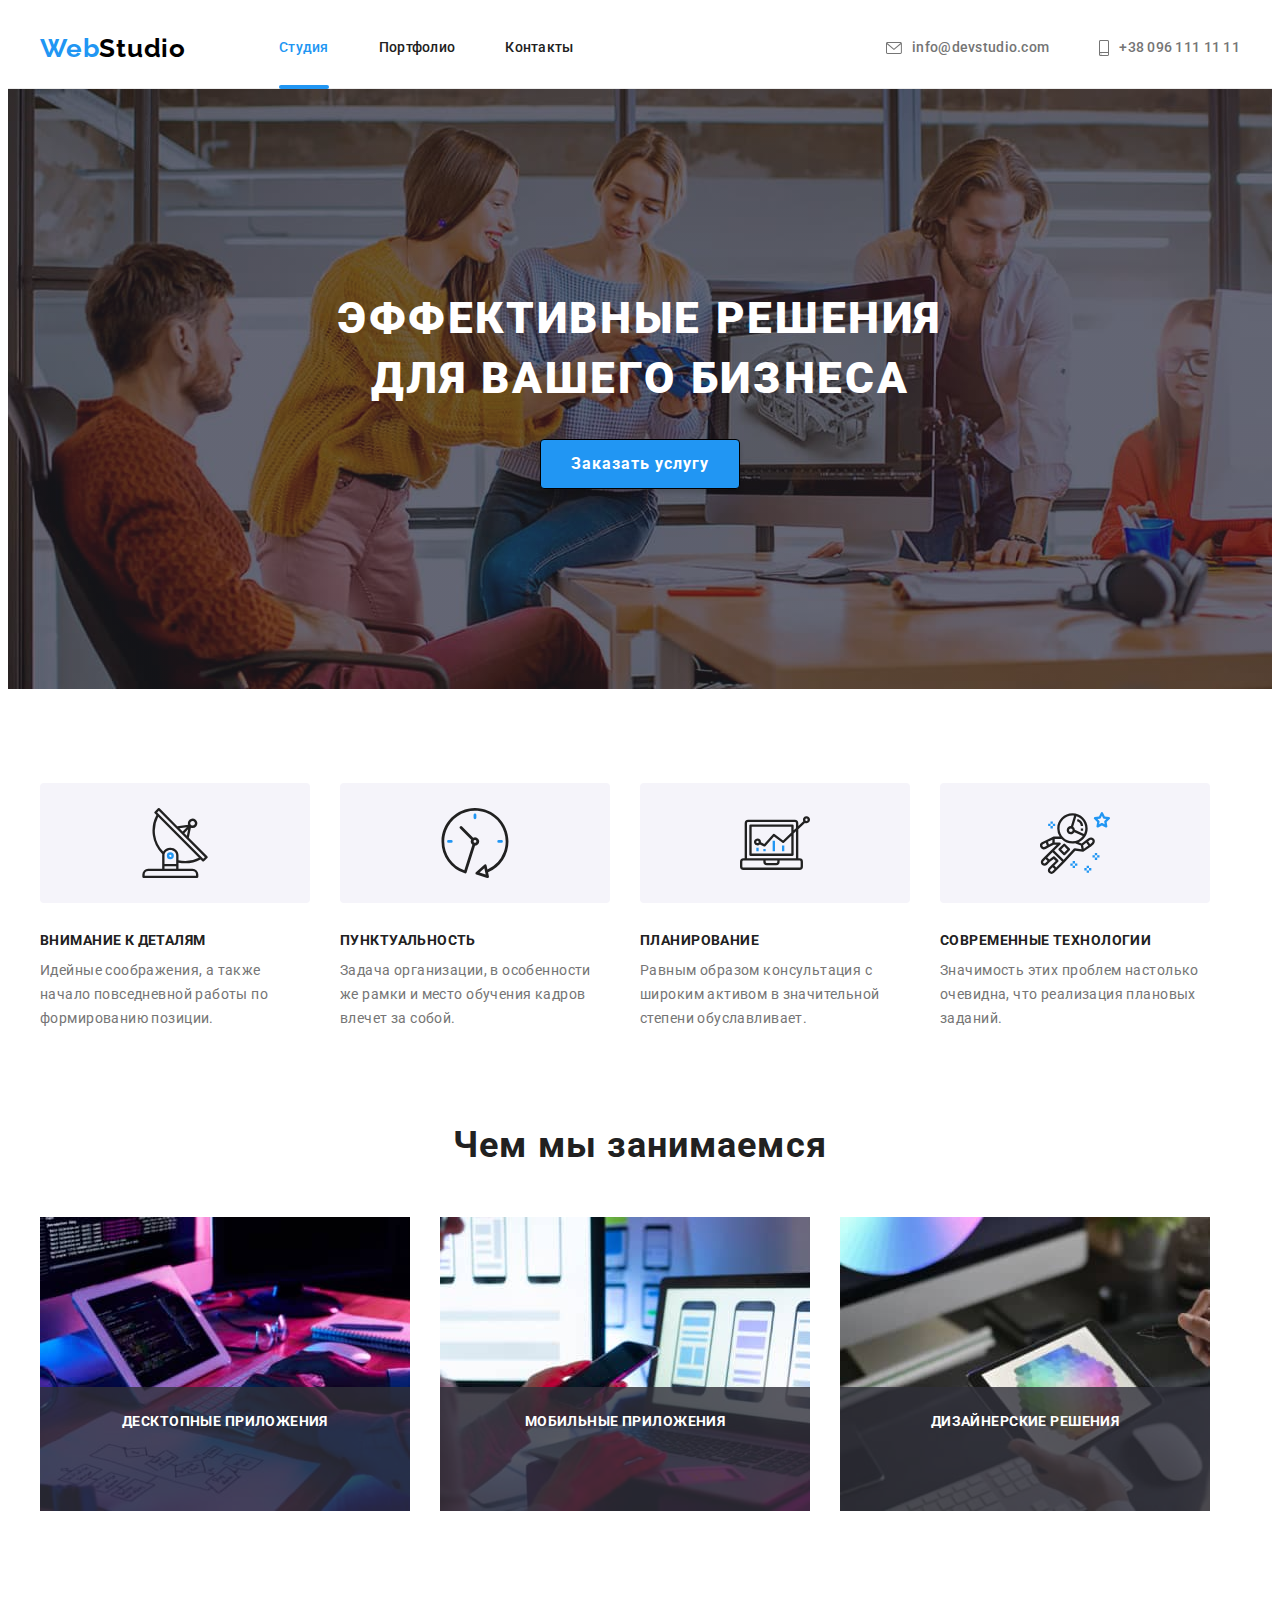
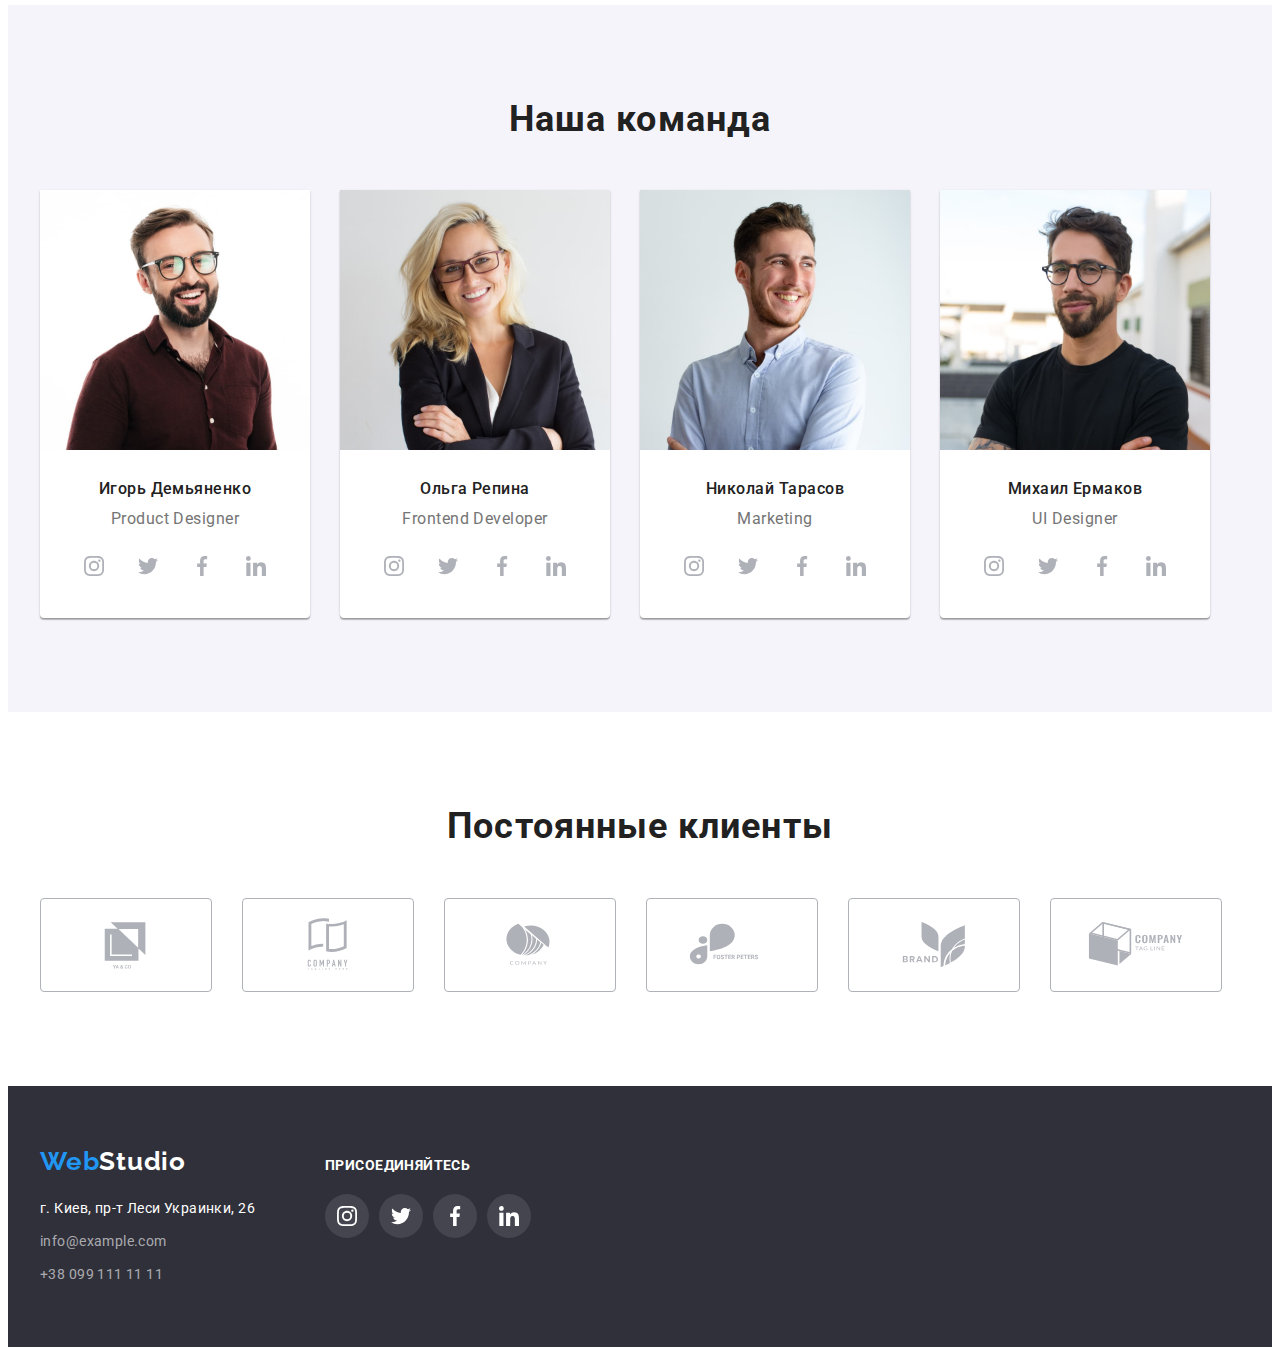
<file: index.html>
<!DOCTYPE html>
<html lang="ru">
<head>
    <meta charset="UTF-8">
    <meta http-equiv="X-UA-Compatible" content="IE=edge">
    <meta name="viewport" content="width=device-width, initial-scale=1.0">
    <title>Web Studio (Version 2.1)</title>
    <link rel="preconnect" href="https://fonts.googleapis.com">
    <link rel="preconnect" href="https://fonts.gstatic.com" crossorigin>
    <link href="https://fonts.googleapis.com/css2?family=Raleway:wght@700&family=Roboto:wght@400;500;700;900&display=swap"
          rel="stylesheet">
    <link rel="stylesheet" href="https://cdnjs.cloudflare.com/ajax/libs/modern-normalize/1.1.0/modern-normalize.min.css"
        integrity="sha512-wpPYUAdjBVSE4KJnH1VR1HeZfpl1ub8YT/NKx4PuQ5NmX2tKuGu6U/JRp5y+Y8XG2tV+wKQpNHVUX03MfMFn9Q=="
        crossorigin="anonymous" referrerpolicy="no-referrer" />
    <link rel="stylesheet" href="./css/styles.css">
</head>
<body>
   <!-- Header -->
    <header class="header">
        <div class="header-container">
            <a class="logo" href="./index.html"><span class="logo-accent">Web</span>Studio</a>
            <nav class="navigation">
                <ul class="navigation-list">
                    <li class="navigation-item"><a class="navigation-link current" href="./index.html ">Студия</a></li>
                    <li class="navigation-item"><a class="navigation-link" href="./portfolio.html">Портфолио</a></li>
                    <li class="navigation-item"><a class="navigation-link" href="./index.html">Контакты</a></li>
                </ul>
            </nav>
            <ul class="contact">
                <li class="contact-item">
                    <a class="contact-link" href="mailto:info@devstudio.com">
                        <svg class="contact-icon" width="16" height="12">
                            <use href="./images/icons.svg#icon-envelope"></use>
                        </svg>info@devstudio.com</a>
                </li>
                <li class="contact-item"><a class="contact-link" href="tel:+380961111111">
                    <svg class="contact-icon" width="10" height="16">
                        <use href="./images/icons.svg#icon-smartphone"></use>
                    </svg>+38 096 111 11 11</a></li>
            </ul>
        </div>
    </header>
    <main>
        <!-- Hero -->
        <section class="hero">
            <div class="hero-container">
                <h1 class="hero-title">Эффективные решения для  вашего бизнеса</h1>
                <button class="hero-btn" type="button" data-modal-open>Заказать услугу</button>
            </div>

        </section>
        <!-- Benefits -->
        <section class="benefits">
            <div class="benefits-conteiner">
                <h2 class="benefits-title visually-hidden">Наши преимушества</h2>
                <ul class="benefits-list">
                    <li class="benefits-item">
                        <div class="thumb">
                            <svg class="benefits-icon" width="70" height="70">
                                <use href="./images/benefits-icon.svg#icon-antenna-1"></use>
                            </svg>
                        </div>
                        <h3 class="benefits-subtitle">Внимание к деталям</h3>
                        <p class="benefits-text">Идейные соображения, а также начало повседневной работы по формированию позиции.</p>
                    </li>
                    <li class="benefits-item">
                        <div class="thumb">
                            <svg class="benefits-icon" width="70" height="70">
                                <use href="./images/benefits-icon.svg#icon-clock"></use>
                            </svg>
                        </div>
                        <h3 class="benefits-subtitle">Пунктуальность</h3>
                        <p class="benefits-text">Задача организации, в особенности же рамки и место обучения кадров влечет за собой.</p>
                    </li>
                    <li class="benefits-item">
                        <div class="thumb">
                            <svg class="benefits-icon" width="70" height="70">
                                <use href="./images/benefits-icon.svg#icon-diagram"></use>
                            </svg>
                        </div>
                        <h3 class="benefits-subtitle">Планирование</h3>
                        <p class="benefits-text">Равным образом консультация с широким активом в значительной степени обуславливает.</p>
                    </li>
                    <li class="benefits-item">
                        <div class="thumb">
                            <svg class="benefits-icon" width="70" height="70">
                                <use href="./images/benefits-icon.svg#icon-astronaut"></use>
                            </svg>
                        </div>
                        <h3 class="benefits-subtitle">Современные технологии</h3>
                        <p class="benefits-text">Значимость этих проблем настолько очевидна, что реализация плановых заданий.</p>
                    </li>
                </ul>
            </div>
        </section>
        <!-- What we do -->
        <section class="works">
            <div class="work-contanier">
                <h2 class="works-title">Чем мы занимаемся</h2>
                <ul class="works-list">
                    <li class="works-item">
                        <img src="./images/section-work-img-1.jpg" alt="Програмирование" width="370" height="294">
                        <div class="works-overlay">
                            <h3 class="works-text">Десктопные приложения</h3>
                        </div>
                    </li>
                    <li class="works-item">
                        <img src="./images/section-work-img-2.jpg" alt="Разработка мобильных преложений" width="370" height="294">
                        <div class="works-overlay">
                            <h3 class="works-text">Мобильные приложения</h3>
                        </div>
                    </li>
                    <li class="works-item">
                        <img src="./images/section-work-img-3.jpg" alt="Веб-дизайн" width="370" height="294">
                        <div class="works-overlay">
                            <h3 class="works-text">Дизайнерские решения</h3>
                        </div>
                    </li>
                </ul>
            </div>
        </section>
        <!-- Our team -->
        <section class="team">
            <div class="team-container">
                <h2 class="team-title">Наша команда</h2>
                <ul class="team-list">
                    <li class="team-item">
                        <img src="./images/section-team-img-1.jpg" alt="Фотография Игоря Демьяненко" width="270" height="260">
                            <div class="team-content">
                                <h3 class="team-subtitle">Игорь Демьяненко</h3>
                                <p class="team-text">Product Designer</p>
                                <ul class="socials-list">
                                    <li class="social-item">
                                        <a class="social-link" href="./index.html" aria-label="иконка Instagram">
                                            <svg class="social-icon" width="20" height="20">
                                                <use href="./images/icons.svg#icon-instagram"></use>
                                            </svg>
                                        </a></li>
                                    <li class="social-item">
                                        <a class="social-link" href="./index.html" aria-label="иконка Twitter">
                                            <svg class="social-icon" width="20" height="20">
                                                <use href="./images/icons.svg#icon-twitter"></use>
                                            </svg>
                                        </a></li>
                                    <li class="social-item">
                                        <a class="social-link" href="./index.html" aria-label="иконка Facebook">
                                            <svg class="social-icon" width="20" height="20">
                                                <use href="./images/icons.svg#icon-facebook"></use>
                                            </svg>
                                        </a></li>
                                    <li class="social-item">
                                        <a class="social-link" href="./index.html" aria-label="иконка LinkedIn">
                                            <svg class="social-icon" width="20" height="20">
                                                <use href="./images/icons.svg#icon-linkedin"></use>
                                            </svg>
                                        </a></li>
                                </ul>
                            </div>
                    </li>
                    <li class="team-item">
                        <img src="./images/section-team-img-2.jpg" alt="Фотография Ольги Репиной" width="270" height="260">
                            <div class="team-content">
                                <h3 class="team-subtitle">Ольга Репина</h3>
                                <p class="team-text">Frontend Developer</p>
                                <ul class="socials-list">
                                    <li class="social-item">
                                        <a class="social-link" href="./index.html" aria-label="иконка Instagram">
                                            <svg class="social-icon" width="20" height="20">
                                                <use href="./images/icons.svg#icon-instagram"></use>
                                            </svg>
                                        </a>
                                    </li>
                                    <li class="social-item">
                                        <a class="social-link" href="./index.html" aria-label="иконка Twitter">
                                            <svg class="social-icon" width="20" height="20">
                                                <use href="./images/icons.svg#icon-twitter"></use>
                                            </svg>
                                        </a>
                                    </li>
                                    <li class="social-item">
                                        <a class="social-link" href="./index.html" aria-label="иконка Facebook">
                                            <svg class="social-icon" width="20" height="20">
                                                <use href="./images/icons.svg#icon-facebook"></use>
                                            </svg>
                                        </a>
                                    </li>
                                    <li class="social-item">
                                        <a class="social-link" href="./index.html" aria-label="иконка LinkedIn">
                                            <svg class="social-icon" width="20" height="20">
                                                <use href="./images/icons.svg#icon-linkedin"></use>
                                            </svg>
                                        </a>
                                    </li>
                                </ul>
                            </div>
                    </li>
                    <li class="team-item">
                        <img src="./images/section-team-img-3.jpg" alt="Фотография Николая Тарасова" width="270" height="260">
                            <div class="team-content">
                                <h3 class="team-subtitle">Николай Тарасов</h3>
                                <p class="team-text">Marketing</p>
                                <ul class="socials-list">
                                    <li class="social-item">
                                        <a class="social-link" href="./index.html" aria-label="иконка Instagram">
                                            <svg class="social-icon" width="20" height="20">
                                                <use href="./images/icons.svg#icon-instagram"></use>
                                            </svg>
                                        </a>
                                    </li>
                                    <li class="social-item">
                                        <a class="social-link" href="./index.html" aria-label="иконка Twitter">
                                            <svg class="social-icon" width="20" height="20">
                                                <use href="./images/icons.svg#icon-twitter"></use>
                                            </svg>
                                        </a>
                                    </li>
                                    <li class="social-item">
                                        <a class="social-link" href="./index.html" aria-label="иконка Facebook">
                                            <svg class="social-icon" width="20" height="20">
                                                <use href="./images/icons.svg#icon-facebook"></use>
                                            </svg>
                                        </a>
                                    </li>
                                    <li class="social-item">
                                        <a class="social-link" href="./index.html" aria-label="иконка LinkedIn">
                                            <svg class="social-icon" width="20" height="20">
                                                <use href="./images/icons.svg#icon-linkedin"></use>
                                            </svg>
                                        </a>
                                    </li>
                                </ul>
                        </div>
                    </li>
                    <li class="team-item">
                        <img src="./images/section-team-img-4.jpg" alt="Фотография Михаила Ермакова" width="270" height="260">
                            <div class="team-content">
                                <h3 class="team-subtitle">Михаил Ермаков</h3>
                                <p class="team-text">UI Designer</p>
                                <ul class="socials-list">
                                    <li class="social-item">
                                        <a class="social-link" href="./index.html" aria-label="иконка Instagram">
                                            <svg class="social-icon" width="20" height="20">
                                                <use href="./images/icons.svg#icon-instagram"></use>
                                            </svg>
                                        </a>
                                    </li>
                                    <li class="social-item">
                                        <a class="social-link" href="./index.html" aria-label="иконка Twitter">
                                            <svg class="social-icon" width="20" height="20">
                                                <use href="./images/icons.svg#icon-twitter"></use>
                                            </svg>
                                        </a>
                                    </li>
                                    <li class="social-item">
                                        <a class="social-link" href="./index.html" aria-label="иконка Facebook">
                                            <svg class="social-icon" width="20" height="20">
                                                <use href="./images/icons.svg#icon-facebook"></use>
                                            </svg>
                                        </a>
                                    </li>
                                    <li class="social-item">
                                        <a class="social-link" href="./index.html" aria-label="иконка LinkedIn">
                                            <svg class="social-icon" width="20" height="20">
                                                <use href="./images/icons.svg#icon-linkedin"></use>
                                            </svg>
                                        </a>
                                    </li>
                                </ul>
                            </div>
                    </li>
                </ul>
            </div>
        </section>
        <!-- Clients -->
        <section class="clients">
            <div class="clients-container">
                <h2 class="clients-title">Постоянные клиенты</h2>
                <ul class="clients-list">
                    <li class="clients-item">
                        <a class="clients-link" href="./index.html">
                            <svg class="clients-icon" width="106" height="60">
                                <use href="./images/icons.svg#icon-Client-1"></use>
                            </svg>
                        </a></li>
                    <li class="clients-item">
                        <a class="clients-link" href="./index.html">
                             <svg class="clients-icon" width="106" height="60">
                                <use href="./images/icons.svg#icon-Client-2"></use>
                            </svg>
                        </a></li>
                    <li class="clients-item">
                        <a class="clients-link" href="./index.html">
                             <svg class="clients-icon" width="106" height="60">
                                <use href="./images/icons.svg#icon-Client-3"></use>
                            </svg>
                        </a></li>
                    <li class="clients-item">
                        <a class="clients-link" href="./index.html">
                             <svg class="clients-icon" width="106" height="60">
                                <use href="./images/icons.svg#icon-Client-4"></use>
                            </svg>
                        </a></li>
                    <li class="clients-item">
                        <a class="clients-link" href="./index.html">
                             <svg class="clients-icon" width="106" height="60">
                                <use href="./images/icons.svg#icon-Client-5"></use>
                            </svg>
                        </a></li>
                    <li class="clients-item">
                        <a class="clients-link" href="./index.html">
                             <svg class="clients-icon" width="106" height="60">
                                <use href="./images/icons.svg#icon-Client-6"></use>
                            </svg>
                        </a></li>
                </ul>
            </div>
        </section>
        <div class="backdrop is-hidden" data-modal>
            <div class="modal">
                <button class="btn-close" data-modal-close>
                    <svg class="btn-close-icon" width="11" height="11">
                        <use href="./images/icons.svg#icon-close-btn"></use>
                    </svg>
                </button>
            </div>
        </div>
    </main>
    <!-- Footer -->
    <footer class="footer">
        <div class="footer-container">
            <div class="footer-content">
            <a class="logo" href="./index.html"><span class="logo-accent">Web</span>Studio</a>
            <address class="address">
                <ul class="address-list">
                    <li class="address-item"><a class="address-link map" href="https://goo.gl/maps/YhkQZhRq1PfooUT18">г. Киев, пр-т
                            Леси Украинки, 26</a> </li>
                    <li class="address-item"><a class="address-link" href="mailto:info@example.com">info@example.com</a></li>
                    <li class="address-item"><a class="address-link" href="tel:+380991111111">+38 099 111 11 11</a></li>
                </ul>
            </address>
            </div>
            <div class="join">
                <h3 class="join-title">присоединяйтесь</h3>
                <ul class="socials-list-footer">
                    <li class="social-item-footer">
                        <a class="social-link-footer" href="./index.html" aria-label="иконка Instagram">
                            <svg class="social-icon-footer" width="20" height="20">
                                <use href="./images/icons.svg#icon-instagram"></use>
                            </svg>
                        </a>
                    </li>
                    <li class="social-item-footer">
                        <a class="social-link-footer" href="./index.html" aria-label="иконка Twitter">
                            <svg class="social-icon-footer" width="20" height="20">
                                <use href="./images/icons.svg#icon-twitter"></use>
                            </svg>
                        </a>
                    </li>
                    <li class="social-item-footer">
                        <a class="social-link-footer" href="./index.html" aria-label="иконка Facebook">
                            <svg class="social-icon-footer" width="20" height="20">
                                <use href="./images/icons.svg#icon-facebook"></use>
                            </svg>
                        </a>
                    </li>
                    <li class="social-item-footer">
                        <a class="social-link-footer" href="./index.html" aria-label="иконка LinkedIn">
                            <svg class="social-icon-footer" width="20" height="20">
                                <use href="./images/icons.svg#icon-linkedin"></use>
                            </svg>
                        </a>
                    </li>
                </ul>
            </div>
        </div>
    </footer>
    <script src="./js/modal.js"></script>
</body>
</html>
</file>
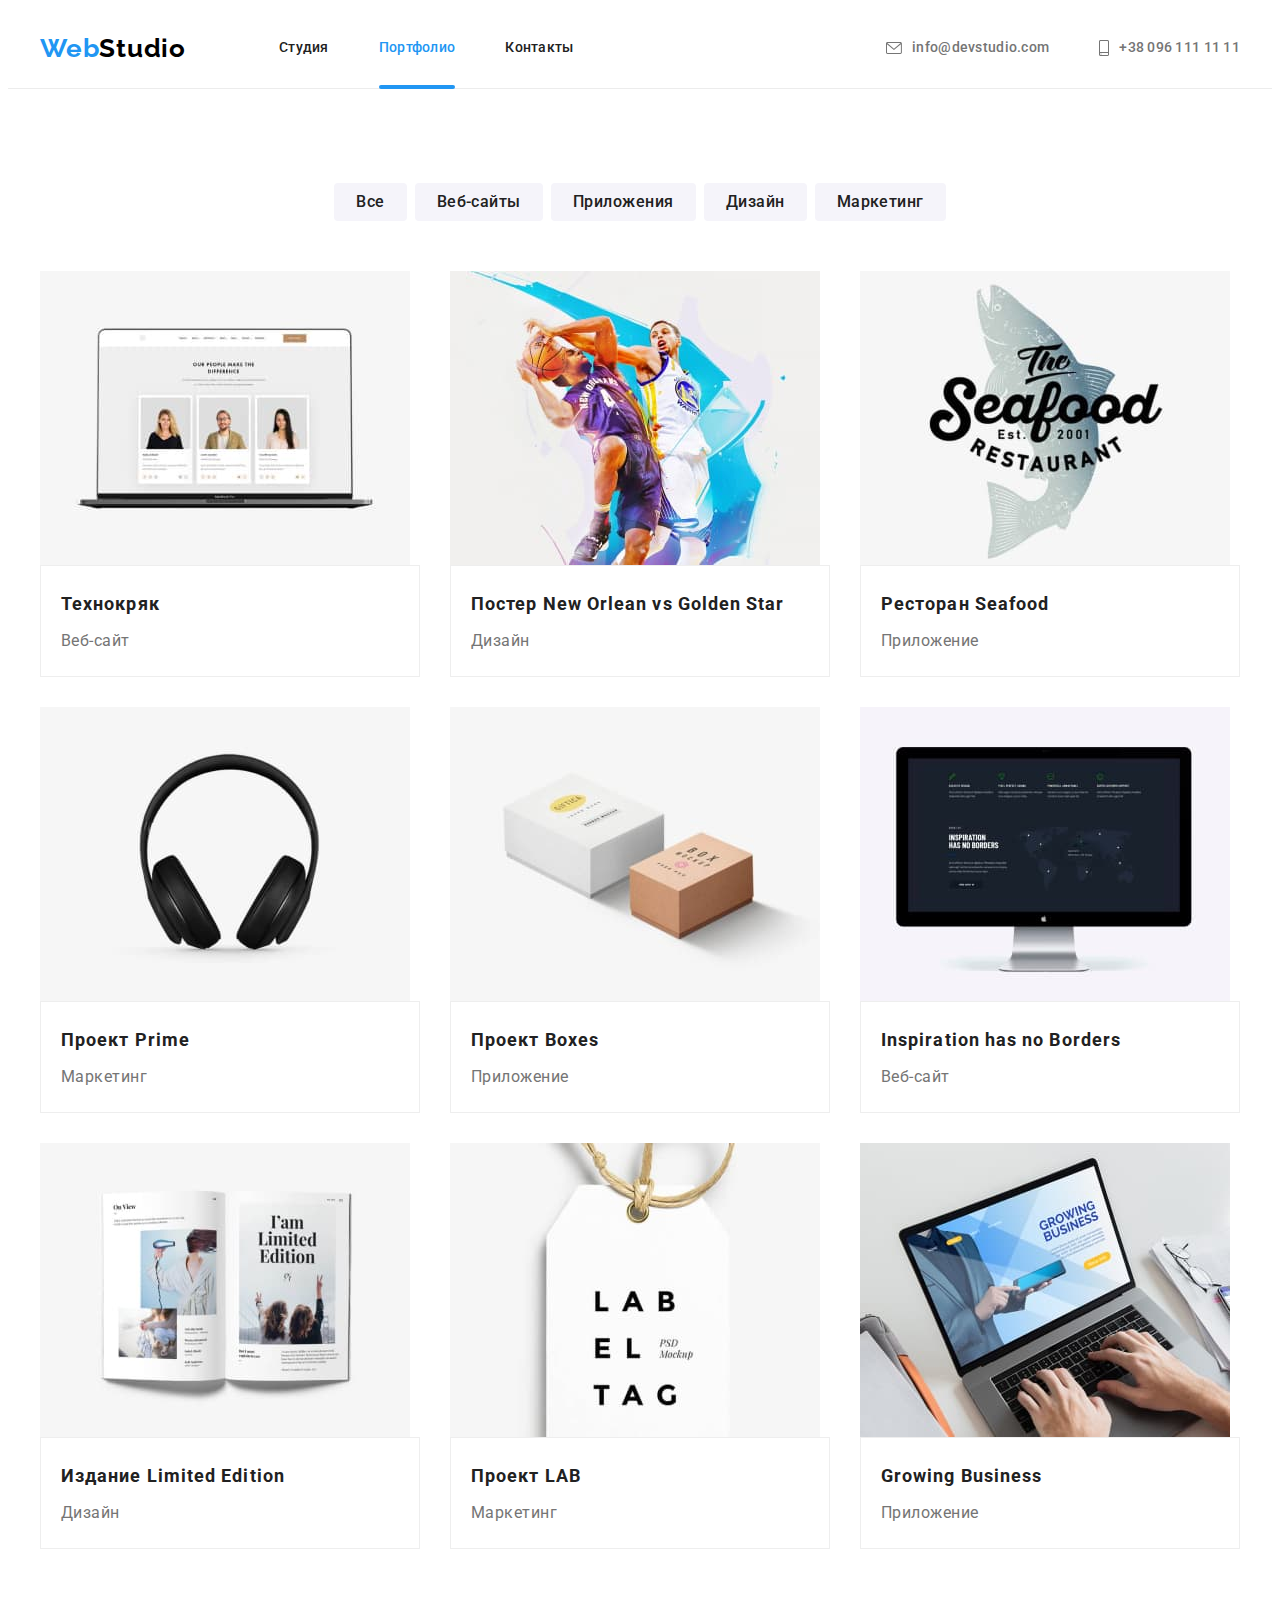
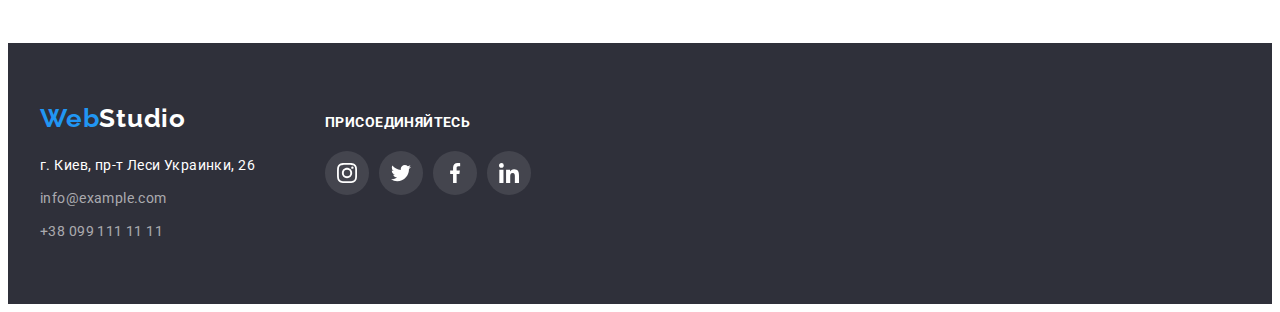
<file: portfolio.html>
<!DOCTYPE html>
<html lang="ru">
<head>
    <meta charset="UTF-8">
    <meta http-equiv="X-UA-Compatible" content="IE=edge">
    <meta name="viewport" content="width=device-width, initial-scale=1.0">
    <title>Web Studio (Version 2.1)</title>
    <link rel="preconnect" href="https://fonts.googleapis.com">
    <link rel="preconnect" href="https://fonts.gstatic.com" crossorigin>
    <link href="https://fonts.googleapis.com/css2?family=Raleway:wght@700&family=Roboto:wght@400;500;700;900&display=swap"
    rel="stylesheet">
    <link rel="stylesheet" href="https://cdnjs.cloudflare.com/ajax/libs/modern-normalize/1.1.0/modern-normalize.min.css"
        integrity="sha512-wpPYUAdjBVSE4KJnH1VR1HeZfpl1ub8YT/NKx4PuQ5NmX2tKuGu6U/JRp5y+Y8XG2tV+wKQpNHVUX03MfMFn9Q=="
        crossorigin="anonymous" referrerpolicy="no-referrer" />
    <link rel="stylesheet" href="./css/styles.css">
</head>

<body>
    <!-- Header -->
    <header class="header">
        <div class="header-container">
            <a class="logo" href="./index.html"><span class="logo-accent">Web</span>Studio</a>
            <nav class="navigation">
                <ul class="navigation-list">
                    <li class="navigation-item"><a class="navigation-link" href="./index.html ">Студия</a></li>
                    <li class="navigation-item"><a class="navigation-link current" href="./portfolio.html">Портфолио</a></li>
                    <li class="navigation-item"><a class="navigation-link" href="./index.html">Контакты</a></li>
                </ul>
            </nav>
            <ul class="contact">
                <li class="contact-item">
                    <a class="contact-link" href="mailto:info@devstudio.com">
                        <svg class="contact-icon" width="16" height="12">
                            <use href="./images/icons.svg#icon-envelope"></use>
                        </svg>info@devstudio.com</a>
                </li>
                <li class="contact-item"><a class="contact-link" href="tel:+380961111111">
                        <svg class="contact-icon" width="10" height="16">
                            <use href="./images/icons.svg#icon-smartphone"></use>
                        </svg>+38 096 111 11 11</a></li>
            </ul>
        </div>
    </header>
    <main>
        <!-- Portfolio -->
        <section class="portfolio">
            <div class="portfolio-container">
                <!-- Filter -->
                <ul class="portfolio-list">
                    <li class="portfolio-item"><button class="portfolio-btn" type="button">Все</button></li>
                    <li class="portfolio-item"><button class="portfolio-btn" type="button">Веб-сайты</button></li>
                    <li class="portfolio-item"><button class="portfolio-btn" type="button">Приложения</button></li>
                    <li class="portfolio-item"><button class="portfolio-btn" type="button">Дизайн</button></li>
                    <li class="portfolio-item"><button class="portfolio-btn" type="button">Маркетинг</button></li>
                </ul>
            </div>
            <!-- Examples -->
            <div class="examples-container">
                <ul class="examples-list">
                    <li class="examples-item">
                        <a class="examples-link" href="">
                            <div class="examples-thumb">
                                <img src="./images/portfolio-img-1.jpg" alt="Веб-сайт Технокряк" width="370" height="294">
                                <div class="thumb-overlay">
                                    <p class="thumb-text">Ресурс предлагает комплексные предложения с разным уровнем функционала и сервисов. Все это позволит посетителю получить исчерпывающие сведения о компании или частном лице.</p>
                                </div>
                            </div>
                                <div class="examples-text-content">
                                        <h2 class="examples-title">Технокряк</h2>
                                        <p class="examples-text">Веб-сайт</p>
                                    </div>
                        </a>
                    </li>
                    <li class="examples-item">
                        <a class="examples-link" href="">
                            <div class="examples-thumb">
                                <img src="./images/portfolio-img-2.jpg" alt="Постер Нью Орлеан и Голден Стар" width="370" height="294">
                                <div class="thumb-overlay">
                                    <p class="thumb-text">Ресурс предлагает комплексные предложения с разным уровнем функционала и сервисов. Все это
                                        позволит посетителю получить исчерпывающие сведения о компании или частном лице.</p>
                                </div>
                            </div>
                            <div class="examples-text-content">
                                <h2 class="examples-title">Постер New Orlean vs Golden Star</h2>
                                <p class="examples-text">Дизайн</p>
                            </div>
                        </a>
                    </li>
                    <li class="examples-item">
                        <a class="examples-link" href="">
                            <div class="examples-thumb">
                                <img src="./images/portfolio-img-3.jpg" alt="Ресторан Сифуд" width="370" height="294">
                                <div class="thumb-overlay">
                                    <p class="thumb-text">Ресурс предлагает комплексные предложения с разным уровнем функционала и сервисов. Все это
                                        позволит посетителю получить исчерпывающие сведения о компании или частном лице.</p>
                                </div>
                            </div>
                            <div class="examples-text-content">
                                <h2 class="examples-title">Ресторан Seafood</h2>
                                <p class="examples-text">Приложение</p>
                            </div>
                        </a>
                    </li>
                    <li class="examples-item">
                        <a class="examples-link" href="">
                            <div class="examples-thumb">
                                <img src="./images/portfolio-img-4.jpg" alt="Проект Прайм" width="370" height="294">
                                <div class="thumb-overlay">
                                    <p class="thumb-text">Ресурс предлагает комплексные предложения с разным уровнем функционала и сервисов. Все это
                                        позволит посетителю получить исчерпывающие сведения о компании или частном лице.</p>
                                </div>
                            </div>
                            <div class="examples-text-content">
                                <h2 class="examples-title">Проект Prime</h2>
                                <p class="examples-text">Маркетинг</p>
                            </div>
                        </a>
                    </li>
                    <li class="examples-item">
                        <a class="examples-link" href="">
                            <div class="examples-thumb">
                                <img src="./images/portfolio-img-5.jpg" alt="Проект Боксис" width="370" height="294">
                                <div class="thumb-overlay">
                                    <p class="thumb-text">Ресурс предлагает комплексные предложения с разным уровнем функционала и сервисов. Все это
                                        позволит посетителю получить исчерпывающие сведения о компании или частном лице.</p>
                                </div>
                            </div>
                            <div class="examples-text-content">
                                <h2 class="examples-title">Проект Boxes</h2>
                                <p class="examples-text">Приложение</p>
                            </div>
                        </a>
                    </li>
                    <li class="examples-item">
                        <a class="examples-link" href="">
                            <div class="examples-thumb">
                                <img src="./images/portfolio-img-6.jpg" alt="Инспирейшен хэз но бордерс" width="370" height="294">
                                <div class="thumb-overlay">
                                    <p class="thumb-text">Ресурс предлагает комплексные предложения с разным уровнем функционала и сервисов. Все это
                                        позволит посетителю получить исчерпывающие сведения о компании или частном лице.</p>
                                </div>
                            </div>
                            <div class="examples-text-content">
                                <h2 class="examples-title">Inspiration has no Borders</h2>
                                <p class="examples-text">Веб-сайт</p>
                            </div>
                        </a>
                    </li>
                    <li class="examples-item">
                        <a class="examples-link" href="">
                            <div class="examples-thumb">
                                <img src="./images/portfolio-img-7.jpg" alt="Издание Лимитед Идишн" width="370" height="294">
                                <div class="thumb-overlay">
                                    <p class="thumb-text">Ресурс предлагает комплексные предложения с разным уровнем функционала и сервисов. Все это
                                        позволит посетителю получить исчерпывающие сведения о компании или частном лице.</p>
                                </div>
                            </div>
                            <div class="examples-text-content">
                                <h2 class="examples-title">Издание Limited Edition</h2>
                                <p class="examples-text">Дизайн</p>
                            </div>
                        </a>
                    </li>
                    <li class="examples-item">
                        <a class="examples-link" href="">
                            <div class="examples-thumb">
                                <img src="./images/portfolio-img-8.jpg" alt="Проект ЛАБ" width="370" height="294">
                                <div class="thumb-overlay">
                                    <p class="thumb-text">Ресурс предлагает комплексные предложения с разным уровнем функционала и сервисов. Все это
                                        позволит посетителю получить исчерпывающие сведения о компании или частном лице.</p>
                                </div>
                            </div>
                            <div class="examples-text-content">
                                <h2 class="examples-title">Проект LAB</h2>
                                <p class="examples-text">Маркетинг</p>
                            </div>
                        </a>
                    </li>
                    <li class="examples-item">
                        <a class="examples-link" href="">
                            <div class="examples-thumb">
                                <img src="./images/portfolio-img-9.jpg" alt="Гроувинг Бизнес" width="370" height="294">
                                <div class="thumb-overlay">
                                    <p class="thumb-text">Ресурс предлагает комплексные предложения с разным уровнем функционала и сервисов. Все это
                                        позволит посетителю получить исчерпывающие сведения о компании или частном лице.</p>
                                </div>
                            </div>
                            <div class="examples-text-content">
                                <h2 class="examples-title">Growing Business</h2>
                                <p class="examples-text">Приложение</p>
                            </div>
                        </a>
                    </li>
                </ul>
            </div>
        </section>
    </main>
    <!-- Footer -->
<footer class="footer">
    <div class="footer-container">
        <div class="footer-content">
            <a class="logo" href="./index.html"><span class="logo-accent">Web</span>Studio</a>
            <address class="address">
                <ul class="address-list">
                    <li class="address-item"><a class="address-link map" href="https://goo.gl/maps/YhkQZhRq1PfooUT18">г.
                            Киев, пр-т
                            Леси Украинки, 26</a> </li>
                    <li class="address-item"><a class="address-link" href="mailto:info@example.com">info@example.com</a>
                    </li>
                    <li class="address-item"><a class="address-link" href="tel:+380991111111">+38 099 111 11 11</a></li>
                </ul>
            </address>
        </div>
        <div class="join">
            <h3 class="join-title">присоединяйтесь</h3>
            <ul class="socials-list-footer">
                <li class="social-item-footer">
                    <a class="social-link-footer" href="./index.html" aria-label="иконка Instagram">
                        <svg class="social-icon-footer" width="20" height="20">
                            <use href="./images/icons.svg#icon-instagram"></use>
                        </svg>
                    </a>
                </li>
                <li class="social-item-footer">
                    <a class="social-link-footer" href="./index.html" aria-label="иконка Twitter">
                        <svg class="social-icon-footer" width="20" height="20">
                            <use href="./images/icons.svg#icon-twitter"></use>
                        </svg>
                    </a>
                </li>
                <li class="social-item-footer">
                    <a class="social-link-footer" href="./index.html" aria-label="иконка Facebook">
                        <svg class="social-icon-footer" width="20" height="20">
                            <use href="./images/icons.svg#icon-facebook"></use>
                        </svg>
                    </a>
                </li>
                <li class="social-item-footer">
                    <a class="social-link-footer" href="./index.html" aria-label="иконка LinkedIn">
                        <svg class="social-icon-footer" width="20" height="20">
                            <use href="./images/icons.svg#icon-linkedin"></use>
                        </svg>
                    </a>
                </li>
            </ul>
        </div>
    </div>
</footer>
</body>
</html>
</file>
<file: css/styles.css>
/* General styles */
:root {
  --main-text-color: #757575;
  --title-text-color: #212121;
  --white-text-color: #ffffff;
  --accent-color: #2196f3;
  --grey-icon-color: #afb1b8;
  --background-gray: #f5f4fa;
  --background-white: #ffffff;
  --background-accent: #2f303a;
}

body {
  font-family: 'Roboto', sans-serif;
  color: var(--main-text-color);
  background-color: var(--background-white);
}
img {
  display: block;
  max-width: 100%;
  height: auto;
}
.header {
  border-bottom: 1px solid #ececec;
}
.header-container {
  display: flex;
  align-items: center;
  width: 1200px;
  margin-left: auto;
  margin-right: auto;
  padding-left: 15px;
  padding-right: 15px;
}

/* Header */
.logo {
  margin-right: 93px;

  font-family: 'Raleway';
  font-weight: 700;
  font-size: 26px;
  line-height: 1.19;
  letter-spacing: 0.03em;
  color: #000000;
  text-decoration: none;
}

.logo-accent {
  color: var(--accent-color);
}
.navigation {
  display: flex;
}
.navigation-list {
  display: flex;
  list-style: none;
  margin-top: 0;
  margin-bottom: 0;
  padding-left: 0;
}
.navigation-item {
  margin-right: 50px;
}
.navigation-item:last-child {
  margin-right: 0;
}
.navigation-link {
  position: relative;
  display: block;
  text-decoration: none;
  font-weight: 500;
  font-size: 14px;
  line-height: 1.14;
  letter-spacing: 0.02em;
  color: var(--title-text-color);
  padding-top: 32px;
  padding-bottom: 32px;

  transition-property: color;
  transition-duration: 250ms;
  transition-timing-function: cubic-bezier(0.4, 0, 0.2, 1);
}
.navigation-link:hover,
.navigation-link:focus,
.navigation-link:active {
  color: var(--accent-color);
}
.navigation-link.current {
  color: var(--accent-color);
}
.navigation-link.current::after {
  position: absolute;
  left: 0;
  bottom: 0;
  content: '';
  display: block;
  width: 100%;
  height: 4px;
  background-color: var(--accent-color);
  border-radius: 2px;
  margin-bottom: -1px;
}
.navigation-container {
  display: flex;
}
.contact {
  list-style: none;
  display: flex;
  margin-top: 0;
  margin-bottom: 0;
  margin-left: auto;
  padding-left: 0;
}

.contact-item + .contact-item {
  margin-left: 50px;
}
.contact-link {
  display: flex;
  align-items: center;
  justify-content: center;
  padding-top: 32px;
  padding-bottom: 32px;
  text-decoration: none;
  font-weight: 500;
  font-size: 14px;
  line-height: 1.14;
  letter-spacing: 0.02em;
  color: var(--main-text-color);

  transition-property: color;
  transition-duration: 250ms;
  transition-timing-function: cubic-bezier(0.4, 0, 0.2, 1);
}
.contact-icon {
  margin-right: 10px;
  fill: var(--main-text-color);

  transition: fill 250ms cubic-bezier(0.4, 0, 0.2, 1);
}

.contact-link:hover,
.contact-link:focus,
.contact-link:active {
  color: var(--accent-color);
}
.contact-link:hover .contact-icon,
.contact-link:focus .contact-icon {
  fill: var(--accent-color);
}

/* Hero */
.hero {
  background-image: linear-gradient(to right, rgba(47, 48, 58, 0.4), rgba(47, 48, 58, 0.4)),
    url(../images/hero.jpg);
  background-color: var(--background-accent);
  text-align: center;
  max-width: 1600px;
  min-height: 600px;
  margin-left: auto;
  margin-right: auto;

  background-size: cover;
}
.hero-container {
  width: 1200px;
  padding-top: 200px;
  padding-left: 15px;
  padding-right: 15px;
  padding-bottom: 200px;
  margin-left: auto;
  margin-right: auto;
}
.hero-title {
  margin-top: 0;
  margin-bottom: 30px;
  margin-left: auto;
  margin-right: auto;
  font-weight: 900;
  width: 696px;
  font-size: 44px;
  line-height: 1.36;
  text-align: center;
  letter-spacing: 0.06em;
  text-transform: uppercase;
  color: var(--white-text-color);
}
.hero-btn {
  width: 200px;
  height: 50px;
  font-family: 'Roboto';
  font-weight: 700;
  font-size: 16px;
  line-height: 1.88;
  align-items: center;
  text-align: center;
  letter-spacing: 0.06em;
  border: 1px solid #000000;
  box-sizing: border-box;
  box-shadow: 0px 4px 4px rgba(0, 0, 0, 0.15);
  border-radius: 4px;
  color: var(--white-text-color);
  background-color: var(--accent-color);
  cursor: pointer;

  transition: background-color 250ms cubic-bezier(0.4, 0, 0.2, 1);
}
.hero-btn:hover,
.hero-btn:focus {
  background-color: #188ce8;
  border: 1px solid #000000;
  box-sizing: border-box;
  box-shadow: 0px 4px 4px rgba(0, 0, 0, 0.15);
  border-radius: 4px;
}
/* Benefits */
.benefits {
  padding-bottom: 94px;
  padding-top: 94px;
}
.benefits-conteiner {
  width: 1200px;
  padding-left: 15px;
  padding-right: 15px;
  margin-left: auto;
  margin-right: auto;
}
.thumb {
  display: flex;
  width: 270px;
  height: 120px;
  justify-content: center;
  align-items: center;
  margin-bottom: 30px;
  background-color: var(--background-gray);
  border-radius: 4px;
}

.benefits-title.visually-hidden {
  position: absolute;
  width: 1px;
  height: 1px;
  margin: -1px;
  border: 0;
  padding: 0;
  white-space: nowrap;
  clip-path: inset(100%);
  clip: rect(0 0 0 0);
  overflow: hidden;
}
.benefits-list {
  margin-top: 0;
  margin-bottom: 0;
  padding-left: 0;
  display: flex;
  list-style: none;
}
.benefits-item {
  display: block;
  margin-right: 30px;
  width: 270px;
}
.benefits-item:last-child {
  margin-right: 0;
}
.benefits-subtitle {
  margin-bottom: 10px;
  margin-top: 0;
  margin-left: 0;
  margin-right: 0;
  font-family: 'Roboto';
  font-weight: 700;
  font-size: 14px;
  line-height: 1.14;
  letter-spacing: 0.03em;
  text-transform: uppercase;
  color: var(--title-text-color);
}
.benefits-text {
  margin-top: 0;
  margin-bottom: 0;
  /* margin-right: 30px; */
  margin-left: 0;
  font-weight: 400;
  font-size: 14px;
  line-height: 1.71;
  letter-spacing: 0.03em;
}
/* What we do */
.works {
  padding-bottom: 94px;
}
.work-contanier {
  width: 1200px;
  padding-left: 15px;
  padding-right: 15px;
  margin-left: auto;
  margin-right: auto;
}
.works-title {
  margin-top: 0;
  margin-bottom: 50px;
  margin-right: 0;
  font-weight: 700;
  font-size: 36px;
  line-height: 1.16;
  text-align: center;
  letter-spacing: 0.03em;
  color: var(--title-text-color);
}
.works-list {
  display: flex;
  margin-top: 0;
  margin-bottom: 0;
  padding-left: 0;
  list-style: none;
  margin-right: 0;
}
.works-item {
  margin-right: 30px;
  position: relative;
}
.works-item:last-child {
  margin-right: 0;
}
.works-overlay {
  position: absolute;
  padding-top: 27px;
  padding-bottom: 27px;
  left: 0;
  bottom: 0;
  width: 100%;
  height: 70px;
  background-color: rgba(47, 48, 58, 0.8);
}
.works-text {
  margin: 0;
  font-style: normal;
  font-weight: 700;
  font-size: 14px;
  line-height: 1.14;
  text-align: center;
  letter-spacing: 0.03em;
  text-transform: uppercase;

  color: var(--white-text-color);
}
/* Our team */
.team {
  background-color: var(--background-gray);
  padding-top: 94px;
  padding-bottom: 94px;
}
.team-container {
  width: 1200px;
  padding-left: 15px;
  padding-right: 15px;
  margin-left: auto;
  margin-right: auto;
}
.team-list {
  list-style: none;
  display: flex;
  margin-top: 0;
  margin-bottom: 0;
  padding-left: 0;
}
.team-title {
  margin-top: 0;
  margin-bottom: 50px;
  font-weight: 700;
  font-size: 36px;
  line-height: 1.16;
  text-align: center;
  letter-spacing: 0.03em;
  color: var(--title-text-color);
}
.team-item {
  margin-right: 30px;
  background: var(--background-white);
  box-shadow: 0px 1px 3px rgba(0, 0, 0, 0.12), 0px 1px 1px rgba(0, 0, 0, 0.14),
    0px 2px 1px rgba(0, 0, 0, 0.2);
  border-radius: 0px 0px 4px 4px;
}
.team-item:last-child {
  margin-right: 0;
}
.team-content {
  padding-top: 30px;
  padding-bottom: 30px;
}
.team-subtitle {
  margin-top: 0;
  margin-bottom: 10px;
  margin-left: auto;
  margin-right: auto;
  font-weight: 500;
  font-size: 16px;
  line-height: 1.18;
  letter-spacing: 0.03em;
  text-align: center;
  color: var(--title-text-color);
}
.team-text {
  margin-top: 0;
  margin-bottom: 16px;
  text-align: center;
  font-weight: 400;
  font-size: 16px;
  line-height: 1.19;
  letter-spacing: 0.03em;
}
.socials-list {
  list-style: none;
  display: flex;
  margin-top: 0;
  margin-bottom: 0;
  padding-left: 0;
  justify-content: center;
  align-items: center;
  gap: 10px;
}
.social-link {
  display: flex;
  align-items: center;
  justify-content: center;
  width: 44px;
  height: 44px;
  border-radius: 50%;

  transition-property: background-color;
  transition-duration: 250ms;
  transition-timing-function: cubic-bezier(0.4, 0, 0.2, 1);
}
.social-icon {
  transition-property: fill;
  transition-duration: 250ms;
  transition-timing-function: cubic-bezier(0.4, 0, 0.2, 1);
  fill: var(--grey-icon-color);
}
.social-link:hover,
.social-link:focus {
  background-color: var(--accent-color);
}
.social-link:hover .social-icon,
.social-link:focus .social-icon {
  fill: var(--white-text-color);
}
/* Clients */
.clients {
  padding-top: 94px;
  padding-bottom: 94px;
}
.clients-container {
  width: 1200px;
  padding-left: 15px;
  padding-right: 15px;
  margin-left: auto;
  margin-right: auto;
}
.clients-title {
  margin: 0;
  margin-bottom: 50px;
  font-style: normal;
  font-weight: 700;
  font-size: 36px;
  line-height: 1.16;
  text-align: center;
  letter-spacing: 0.03em;
  color: var(--title-text-color);
}
.clients-list {
  list-style: none;
  display: flex;
  margin-top: 0;
  margin-bottom: 0;
  padding-left: 0;
  flex-basis: calc(100%);
  margin-right: -15px;
  /* margin-left: -15px; */
}
.clients-item {
}
.clients-item:not(:last-child) {
  margin-right: 30px;
}

.clients-link {
  display: flex;
  /* padding-top: 16px;
  padding-right: 32px;
  padding-bottom: 16px;
  padding-left: 32px; */
  width: 170px;
  height: 92px;
  justify-content: center;
  align-items: center;
  border: 1px solid var(--grey-icon-color);
  border-radius: 4px;
  fill: var(--grey-icon-color);

  transition: fill 250ms cubic-bezier(0.4, 0, 0.2, 1),
    border-color 250ms cubic-bezier(0.4, 0, 0.2, 1);
}
.clients-link:hover,
.clients-link:focus {
  fill: var(--accent-color);
  border-color: var(--accent-color);
}
/* MODAL */
.backdrop {
  position: fixed;
  top: 0;
  left: 0;
  width: 100%;
  height: 100%;
  background-color: rgba(0, 0, 0, 0.2);
  opacity: 1;
  transition: opacity 250ms cubic-bezier(0.4, 0, 0.2, 1),
    visibility 250ms cubic-bezier(0.4, 0, 0.2, 1);
}
.backdrop.is-hidden {
  opacity: 0;
  pointer-events: none;
  visibility: hidden;
}
.backdrop.is-hidden .modal {
  transform: translate(-50%, -50%) scale(0.8);
}
.modal {
  position: absolute;
  top: 50%;
  left: 50%;

  width: 528px;
  height: 581px;
  background: var(--background-white);
  box-shadow: 0px 1px 3px rgba(0, 0, 0, 0.12), 0px 1px 1px rgba(0, 0, 0, 0.14),
    0px 2px 1px rgba(0, 0, 0, 0.2);
  border-radius: 4px;

  transform: translate(-50%, -50%) scale(1);

  transition: transform 250ms cubic-bezier(0.4, 0, 0.2, 1);
}
.btn-close {
  display: flex;
  align-items: center;
  justify-content: center;
  position: absolute;
  border-radius: 50%;
  top: 8px;
  right: 8px;
  background: #ffffff;
  border: 1px solid rgba(0, 0, 0, 0.1);
  width: 30px;
  height: 30px;
  padding: 0;
  cursor: pointer;
}
.btn-close-icon {
  fill: #000000;
}

/* Footer */
.footer {
  background-color: var(--background-accent);
  padding-top: 60px;
  padding-bottom: 60px;
}
.footer-container {
  width: 1200px;
  padding-left: 15px;
  padding-right: 15px;
  margin-left: auto;
  margin-right: auto;
  display: flex;
  align-items: baseline;
}
.footer-content {
  margin-right: 70px;
}
.footer-container .logo {
  margin-right: 0;
  margin-bottom: 20px;
  color: var(--white-text-color);
}
.address-item {
  margin-bottom: 9px;
}
.address-item:last-child {
  margin-bottom: 0;
}
.address-list {
  margin-top: 20px;
  margin-bottom: 0;
  padding-left: 0;
  list-style: none;
}
.address-link.map {
  color: var(--white-text-color);
}
.address-link {
  font-style: normal;
  text-decoration: none;
  font-weight: 400;
  font-size: 14px;
  line-height: 1.71;
  letter-spacing: 0.03em;
  color: rgba(255, 255, 255, 0.6);

  transition: color 250ms cubic-bezier(0.4, 0, 0.2, 1);
}
.address-link:hover,
.address-link:focus {
  color: var(--accent-color);
}
.join-title {
  margin: 0;
  font-style: normal;
  font-weight: 700;
  font-size: 14px;
  line-height: 1.14;
  letter-spacing: 0.03em;
  text-transform: uppercase;
  color: var(--white-text-color);
  margin-bottom: 20px;
}

.socials-list-footer {
  list-style: none;
  display: flex;
  margin-top: 0;
  margin-bottom: 0;
  padding-left: 0;
  justify-content: center;
  align-items: center;
  gap: 10px;
}
.social-link-footer {
  display: flex;
  align-items: center;
  justify-content: center;
  width: 44px;
  height: 44px;
  border-radius: 50%;
  background-color: rgba(255, 255, 255, 0.1);

  transition: background-color 250ms cubic-bezier(0.4, 0, 0.2, 1);
}
.social-icon-footer {
  fill: var(--white-text-color);
}
.social-link-footer:hover,
.social-link-footer:focus {
  background-color: var(--accent-color);
}
.social-link-footer:hover .social-icon-footer,
.social-link-footer:focus .social-icon-footer {
  fill: var(--white-text-color);
}

/* Portfolio */
.portfolio {
  padding-top: 94px;
  padding-bottom: 94px;
}
.portfolio-container {
  width: 1200px;
  padding-left: 15px;
  padding-right: 15px;
  margin-left: auto;
  margin-right: auto;
  margin-bottom: 50px;
}
.portfolio-list {
  margin-top: 0;
  margin-bottom: 0;
  padding-left: 0;
  display: flex;
  list-style: none;
  justify-content: center;
}
.portfolio-item {
  margin-right: 8px;
}
.portfolio-item:last-child {
  margin-right: 0;
}
.portfolio-btn {
  background: var(--background-gray);
  box-sizing: border-box;
  height: 38px;
  padding: 6px 22px;
  border-radius: 4px;
  font-family: 'Roboto';
  font-style: normal;
  font-weight: 500;
  font-size: 16px;
  line-height: 1.62;
  letter-spacing: 0.03em;
  color: var(--title-text-color);
  cursor: pointer;
  border: none;

  transition: background-color 250ms cubic-bezier(0.4, 0, 0.2, 1),
    color 250ms cubic-bezier(0.4, 0, 0.2, 1), box-shadow 250ms cubic-bezier(0.4, 0, 0.2, 1);
}
.portfolio-btn:hover,
.portfolio-btn:focus,
.portfolio-btn:active {
  background-color: var(--accent-color);
  color: var(--white-text-color);
  box-shadow: 0px 4px 4px rgba(0, 0, 0, 0.25);
}
/* Examples */
.examples-container {
  display: flex;
  width: 1200px;
  padding-left: 15px;
  padding-right: 15px;
  /* padding-top: 60px;
    padding-bottom: 60px; */
  margin-left: auto;
  margin-right: auto;
}
.examples-list {
  display: flex;
  flex-wrap: wrap;
  margin: 0;
  padding: 0;
  list-style: none;
  margin-top: -30px;
  margin-left: -30px;
}
.examples-item {
  flex-basis: calc(100% / 3 - 30px);
  background: var(--backgroun-white);
  margin-top: 30px;
  margin-left: 30px;
}
.examples-link {
  display: block;
  text-decoration: none;
  position: relative;

  transition: box-shadow 250ms cubic-bezier(0.4, 0, 0.2, 1);
}
.examples-link:hover,
.examples-link:focus {
  box-shadow: 0px 1px 1px rgba(0, 0, 0, 0.12), 0px 4px 4px rgba(0, 0, 0, 0.06),
    1px 4px 6px rgba(0, 0, 0, 0.16);
}
.examples-link:hover .thumb-text,
.examples-link:focus .thumb-text,
.examples-link:hover .thumb-overlay,
.examples-link:focus .thumb-overlay {
  opacity: 1;
  transform: translateY(0);
}
.examples-link img {
  display: block;
}
.examples-thumb {
  position: relative;
  overflow: hidden;
}

.thumb-overlay {
  position: absolute;
  top: 0;
  left: 0;

  position: absolute;
  width: 100%;
  height: 100%;
  background-color: rgba(33, 150, 243, 0.9);
  opacity: 0;

  transform: translateY(100%);

  transition: opacity 250ms cubic-bezier(0.4, 0, 0.2, 1),
    background-color 250ms cubic-bezier(0.4, 0, 0.2, 1),
    transform 250ms cubic-bezier(0.4, 0, 0.2, 1);
}
.thumb-text {
  margin: 0;
  font-style: normal;
  font-weight: 400;
  font-size: 18px;
  line-height: 1.56;
  letter-spacing: 0.03em;
  color: var(--white-text-color);
  padding: 63px 24px;
  opacity: 0;

  transition: opacity 250ms cubic-bezier(0.4, 0, 0.2, 1), color 250ms cubic-bezier(0.4, 0, 0.2, 1);
}
.examples-text-content {
  padding: 20px;
  border: 1px solid #eeeeee;
}
.examples-title {
  margin-top: 0;
  margin-bottom: 4px;
  font-family: 'Roboto';
  font-weight: 700;
  font-size: 18px;
  line-height: 2;
  letter-spacing: 0.06em;
  color: var(--title-text-color);
}
.examples-text {
  margin-top: 0;
  margin-bottom: 0;
  font-family: 'Roboto';
  font-style: normal;
  font-weight: 400;
  font-size: 16px;
  line-height: 1.88;
  letter-spacing: 0.03em;
  color: var(--main-text-color);
}
</file>
